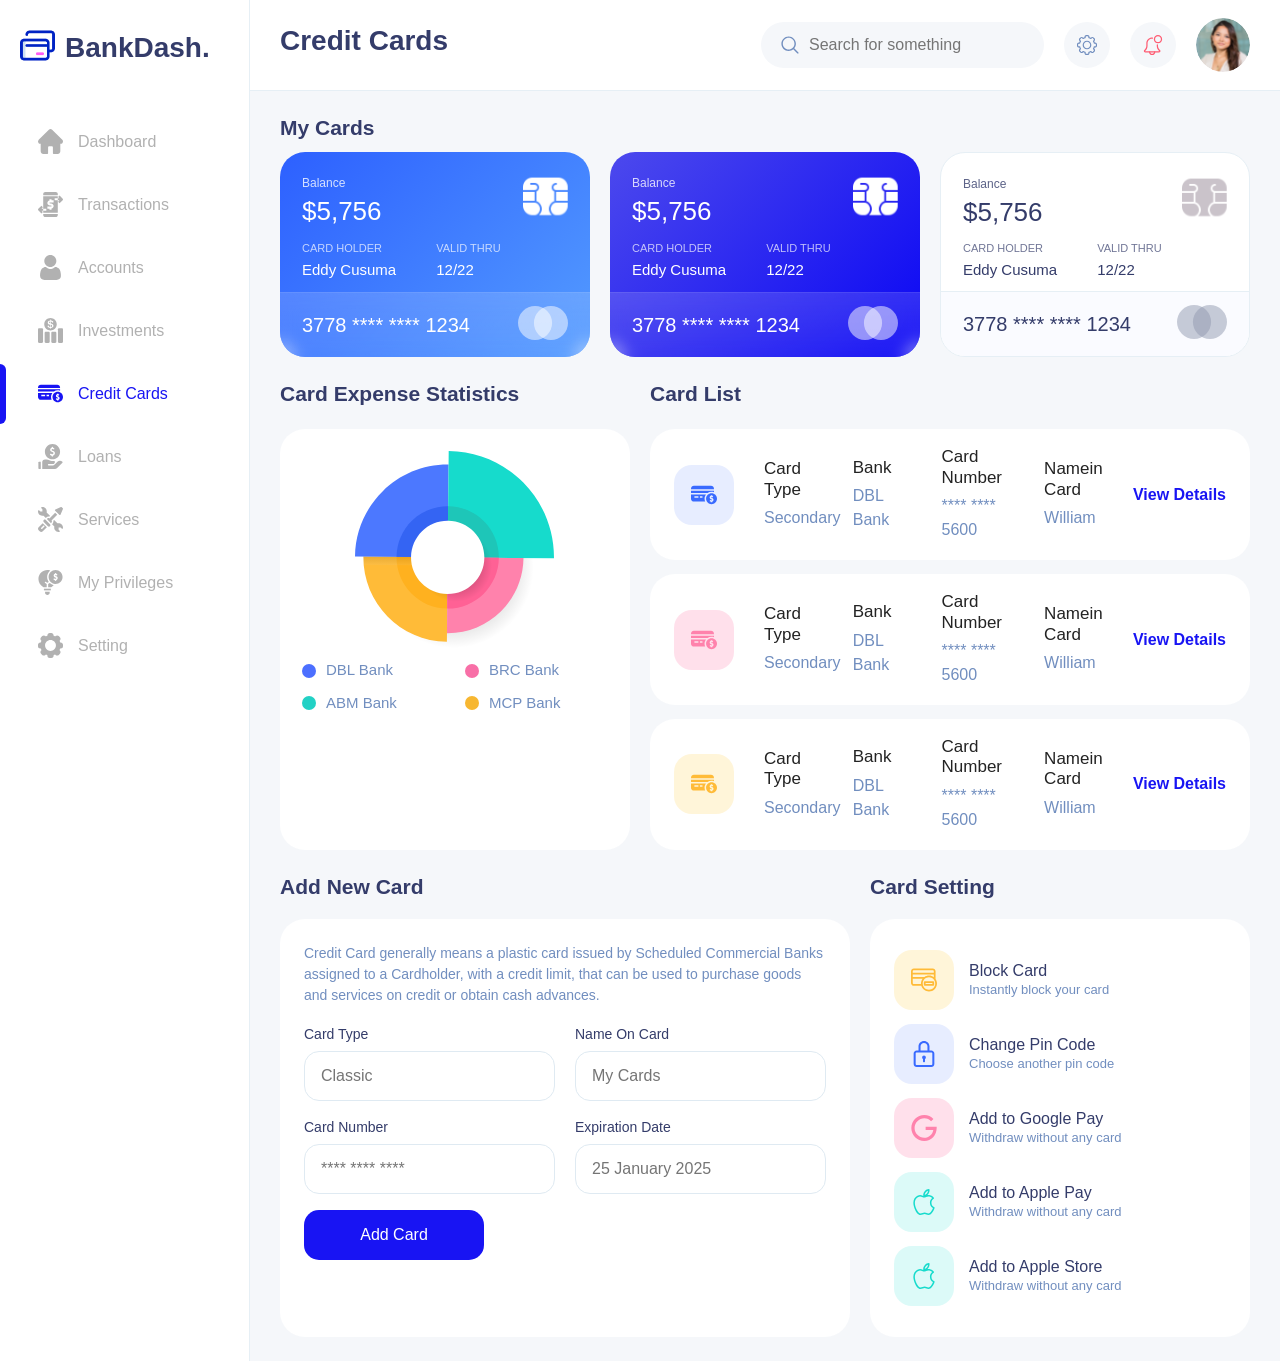
<file: index.html>
<!DOCTYPE html>
<html lang="en">

<head>
    <meta charset="UTF-8">
    <meta name="viewport" content="width=device-width, initial-scale=1.0">

    <title>BankDash</title>

    <!-- Bootstrap -->
    <link href="https://cdn.jsdelivr.net/npm/bootstrap@5.3.7/dist/css/bootstrap.min.css" rel="stylesheet">

    <!-- CSS -->
    <link rel="stylesheet" href="css/base.css">
    <link rel="stylesheet" href="css/layout.css">
    <link rel="stylesheet" href="css/sidebar.css">
    <link rel="stylesheet" href="css/topbar.css">
    <link rel="stylesheet" href="css/shared.css">

    <link rel="stylesheet" href="css/credit-cards.css">
    <link rel="stylesheet" href="css/services.css">
    <link rel="stylesheet" href="css/settings.css">

    <link rel="stylesheet" href="css/responsive-tablet.css">
    <link rel="stylesheet" href="css/responsive-foldable.css">
    <link rel="stylesheet" href="css/responsive-mobile.css">
</head>

<body>

    <div class="main-layout">

        <!-- SIDEBAR -->
        <aside class="sidebar">

            <!-- LOGO -->
            <div class="logo">

                <img src="assets/images/logo.svg" alt="" class="logo-icon">

                <h2>BankDash.</h2>

            </div>

            <!-- MENU -->
            <nav class="menu">

                <button class="menu-item">
                    <img src="assets/icons/dashboard.svg" alt="">
                    Dashboard
                </button>

                <button class="menu-item">
                    <img src="assets/icons/transaction.svg" alt="">
                    Transactions
                </button>

                <button class="menu-item">
                    <img src="assets/icons/account.svg" alt="">
                    Accounts
                </button>

                <button class="menu-item">
                    <img src="assets/icons/investment.svg" alt="">
                    Investments
                </button>

                <button class="menu-item active" onclick="showPage('credit', this)" data-page="credit"
                    data-icon="assets/icons/credit-card.svg" data-active-icon="assets/icons/credit-card-active.svg">
                    <img src="assets/icons/credit-card-active.svg" alt="">
                    Credit Cards
                </button>

                <button class="menu-item">
                    <img src="assets/icons/loan.svg" alt="">
                    Loans
                </button>

                <button class="menu-item" onclick="showPage('services', this)" data-page="services"
                    data-icon="assets/icons/service.svg" data-active-icon="assets/icons/service-active.svg">
                    <img src="assets/icons/service.svg" alt="">
                    Services
                </button>

                <button class="menu-item">
                    <img src="assets/icons/my-privilege.svg" alt="">
                    My Privileges
                </button>

                <button class="menu-item" onclick="showPage('setting', this)" data-page="setting"
                    data-icon="assets/icons/setting.svg" data-active-icon="assets/icons/setting-active.svg">
                    <img src="assets/icons/setting.svg" alt="">
                    Setting
                </button>

            </nav>

        </aside>

        <!-- MAIN CONTENT -->
        <main class="content">

            <!-- TOPBAR -->
            <div class="topbar">

                <button class="hamburger-btn" type="button" onclick="toggleMobileMenu()">
                    ☰
                </button>

                <h1 id="page-title">Credit Cards</h1>

                <div class="topbar-right">

                    <!-- SEARCH -->
                    <div class="search-box">

                        <img src="assets/icons/search.svg" alt="">

                        <input type="text" placeholder="Search for something">

                    </div>

                    <!-- SETTINGS -->
                    <div class="top-icon">

                        <img src="assets/icons/setting-topbar.svg" alt="">

                    </div>

                    <!-- NOTIFICATION -->
                    <div class="top-icon">

                        <img src="assets/icons/notification.svg" alt="">

                    </div>

                    <!-- PROFILE -->
                    <img src="assets/images/profile.svg" alt="" class="profile-img">

                </div>
            </div>

            <nav class="mobile-menu" id="mobileMenu">

                <button class="menu-item">
                    <img src="assets/icons/dashboard.svg" alt="">
                    Dashboard
                </button>

                <button class="menu-item">
                    <img src="assets/icons/transaction.svg" alt="">
                    Transactions
                </button>

                <button class="menu-item">
                    <img src="assets/icons/account.svg" alt="">
                    Accounts
                </button>

                <button class="menu-item">
                    <img src="assets/icons/investment.svg" alt="">
                    Investments
                </button>

                <button class="menu-item active" onclick="showPage('credit', this)" data-page="credit"
                    data-icon="assets/icons/credit-card.svg" data-active-icon="assets/icons/credit-card-active.svg">
                    <img src="assets/icons/credit-card-active.svg" alt="">
                    Credit Cards
                </button>

                <button class="menu-item">
                    <img src="assets/icons/loan.svg" alt="">
                    Loans
                </button>

                <button class="menu-item" onclick="showPage('services', this)" data-page="services"
                    data-icon="assets/icons/service.svg" data-active-icon="assets/icons/service-active.svg">
                    <img src="assets/icons/service.svg" alt="">
                    Services
                </button>

                <button class="menu-item">
                    <img src="assets/icons/my-privilege.svg" alt="">
                    My Privileges
                </button>

                <button class="menu-item" onclick="showPage('setting', this)" data-page="setting"
                    data-icon="assets/icons/setting.svg" data-active-icon="assets/icons/setting-active.svg">
                    <img src="assets/icons/setting.svg" alt="">
                    Setting
                </button>

            </nav>

            <div id="page-container"></div>

        </main>

    </div>

    <!-- Bootstrap JS -->
    <script src="https://cdn.jsdelivr.net/npm/bootstrap@5.3.7/dist/js/bootstrap.bundle.min.js"></script>

    <!-- JS -->
    <script src="script.js"></script>

</body>

</html>
</file>
<file: css/base.css>
* {
  margin: 0;
  padding: 0;
  box-sizing: border-box;
}

body {
  font-family: Arial, sans-serif;
  background: #F5F7FA;
}

.hidden {
  display: none;
}

html,
body {
  width: 100%;
  overflow-x: hidden;
}

.content,
.page-content,
.stats-column,
.bottom-column,
.card-col {
  min-width: 0;
}

button:focus-visible,
input:focus-visible {
  outline: 3px solid rgba(45, 96, 255, 0.25);
  outline-offset: 2px;
}

html{
  scroll-behavior:smooth;
}
</file>
<file: css/layout.css>
.main-layout {
  display: flex;
  min-height: 100vh;
}

.content {
  flex: 1;
}

.page-content {
  padding: 24px 30px;
}

.section-header {
  margin-bottom: 12px;
}

.section-header h3 {
  color: #343C6A;
  font-size: 21px;
  font-weight: 600;
}

.page-fade{
  animation:fadeIn 0.25s ease;
}

@keyframes fadeIn{
  from{
    opacity:0;
    transform:translateY(8px);
  }

  to{
    opacity:1;
    transform:translateY(0);
  }
}
</file>
<file: css/sidebar.css>
.sidebar {
  width: 250px;
  background: white;
  border-right: 1px solid #E6EFF5;
  padding: 30px 20px;
}

.logo {
  display: flex;
  align-items: center;
  gap: 10px;

  margin-bottom: 50px;
}

.logo-icon {
  width: 35px;
  transform: translateY(-2px);
}

.logo h2 {
  margin: 0;

  color: #343C6A;
  font-size: 28px;
  font-weight: 700;
}

.menu{
  display:flex;
  flex-direction:column;
  gap:10px;
}

.menu-item {
  border: none;
  background: none;

  width: 100%;

  display: flex;
  align-items: center;
  gap: 15px;

  text-align: left;

  padding: 14px 18px;

  position:relative;
  border-radius:0;

  cursor: pointer;

  font-size: 16px;
  color: #B1B1B1;

  transition: 0.3s;
}

.menu-item img{
  width:25px;
  height:25px;
  object-fit:contain;
  flex-shrink:0;
}

.menu-item:hover{
  background:transparent;
  color:#2D60FF;
}

.menu-item.active{
  background:transparent;
  color:#1814F3;
  font-weight:500;
}

.menu-item.active::before{
  content:"";

  position:absolute;
  left:-20px;
  top:50%;

  width:6px;
  height:60px;

  background:#1814F3;

  border-radius:0 10px 10px 0;

  transform:translateY(-50%);
}

.hamburger-btn {
  display: none;
}

.mobile-menu {
  display: none;
}

.mobile-menu .menu-item {
  transition: 0.3s;
}

.mobile-menu.show{
  animation:slideDown 0.25s ease;
}

@keyframes slideDown{
  from{
    opacity:0;
    transform:translateY(-8px);
  }

  to{
    opacity:1;
    transform:translateY(0);
  }
}
</file>
<file: css/topbar.css>
.topbar {
  display: flex;
  justify-content: space-between;
  align-items: center;

  background: white;
  padding: 18px 30px;

  border-bottom: 1px solid #E6EFF5;
}

.topbar h1 {
  font-size: 28px;
  color: #343C6A;
  font-weight: 600;
}

.topbar-right {
  display: flex;
  align-items: center;
  gap: 20px;
}

.topbar-right input {
  border: none;
  background: white;

  padding: 14px 20px;
  border-radius: 30px;

  width: 260px;

  outline: none;
}

.search-box {
  background: #F5F7FA;

  border-radius: 30px;

  padding: 0 20px;

  height: 46px;

  display: flex;
  align-items: center;
}

.search-box input {
  border: none;
  outline: none;

  width: 220px;

  background: none;
  padding-left: 5px;
  padding-top: 5px;
  padding-bottom: 5px;
  padding-right: 5px;
}

.search-box img {
  width: 18px;
  height: 18px;

  margin-right: 5px;
}

.top-icon {
  width: 46px;
  height: 46px;

  background: #F5F7FA;

  border-radius: 50%;

  display: flex;
  justify-content: center;
  align-items: center;

  cursor: pointer;

  transition: 0.3s;
}

.top-icon:hover {
  transform: translateY(-2px);

  background: #EAF1FF;
}

.top-icon img {
  width: 20px;
  height: 20px;
}

.profile-img {
  width: 54px;
  height: 54px;

  border-radius: 50%;

  object-fit: cover;

  cursor: pointer;
}
</file>
<file: css/shared.css>
.add-btn {
  width: 180px;

  border: none;

  background: #1814F3;

  color: white;

  padding: 13px;

  border-radius: 15px;

  cursor: pointer;

  transition: 0.3s;
}

.add-btn:hover {
  opacity: 0.9;
}

.save-btn {
  width: 190px;

  border: none;
  border-radius: 15px;

  background: #1814F3;
  color: white;

  padding: 14px;

  font-size: 15px;
  font-weight: 500;

  cursor: pointer;
  transition: 0.3s;
}

.save-btn:hover {
  opacity: 0.9;
}

.view-link {
  color: #1814F3;
  text-decoration: none;
  font-weight: 600;
  white-space: nowrap;
}

.select-wrapper {
  position: relative;
}

.select-wrapper select {
  width: 100%;

  appearance: none;
  -webkit-appearance: none;

  border: 1px solid #DFEAF2;
  border-radius: 15px;

  padding: 13px 44px 13px 18px;

  color: #718EBF;
  font-size: 14px;

  outline: none;
  background: white;

  cursor: pointer;
}

.select-wrapper::after {
  content: "";

  position: absolute;
  right: 18px;
  top: 50%;

  width: 10px;
  height: 10px;

  border-right: 2px solid #718EBF;
  border-bottom: 2px solid #718EBF;

  transform: translateY(-65%) rotate(45deg);

  pointer-events: none;
}

.switch {
  position: relative;
  display: inline-block;
  width: 48px;
  height: 26px;
  flex-shrink: 0;
}

.switch input {
  opacity: 0;
  width: 0;
  height: 0;
}

.slider {
  position: absolute;
  cursor: pointer;
  inset: 0;

  background: #DFEAF2;
  border-radius: 50px;

  transition: 0.3s;
}

.slider::before {
  content: "";

  position: absolute;
  width: 20px;
  height: 20px;

  left: 3px;
  top: 3px;

  background: white;
  border-radius: 50%;

  transition: 0.3s;
}

.switch input:checked+.slider {
  background: #16DBCC;
}

.switch input:checked+.slider::before {
  transform: translateX(22px);
}

.view-link,
.add-btn,
.menu-item,
.top-icon,
.profile-img,
.hamburger-btn {
  cursor: pointer;
}

.add-btn,
.save-btn,
.service-detail-btn,
.view-link,
.menu-item{
  transition:0.3s ease;
}

.add-btn:hover,
.save-btn:hover{
  opacity:0.9;
  transform:translateY(-2px);
}

.service-detail-btn:hover{
  color:#1814F3;
  border-color:#1814F3;
}

.view-link:hover{
  opacity:0.75;
}
</file>
<file: css/credit-cards.css>
/* My Cards */

.cards-row {
  display: grid;
  grid-template-columns: repeat(3, 1fr);
  gap: 20px;

  margin-bottom: 24px;
}

.bank-card {
  border-radius: 25px;
  padding: 22px;

  min-height: 205px;

  display: flex;
  flex-direction: column;
  justify-content: space-between;

  transition: 0.3s;

  cursor: pointer;

  overflow: hidden;
}

.bank-card:hover {
  transform: translateY(-5px);
}

.blue-card {
  background: linear-gradient(135deg,
      #2D60FF,
      #539BFF);

  color: white;
}

.purple-card {
  background: linear-gradient(135deg,
      #4C49ED,
      #0A06F4);

  color: white;
}

.white-card {
  background: white;
  border: 1px solid #E6EFF5;
  color: #343C6A;
}

.card-top {
  display: flex;
  justify-content: space-between;
  align-items: flex-start;
}

.card-top p {
  font-size: 12px;
  opacity: 0.8;
  margin: 0;
}

.card-top h2 {
  font-size: 26px;
  margin: 0;
}

.card-top div {
  display: flex;
  flex-direction: column;
  gap: 4px;
}

.card-middle {
  display: flex;
  gap: 40px;
}

.card-middle p {
  font-size: 11px;
  opacity: 0.7;
  margin: 0;
}

.card-middle h4 {
  font-size: 15px;
  margin: 0;
}

.card-middle div {
  display: flex;
  flex-direction: column;
  gap: 4px;
}

.card-bottom {
  display: flex;
  justify-content: space-between;
  align-items: center;
}

.card-bottom h3 {
  margin: 0;
  font-size: 20px;
}

.chip-icon {
  width: 45px;
}

.eclipse-icon {
  width: 50px;

  display: block;

  transform: translateY(-2px);
}

.card-footer {
  margin: 0 -22px -22px -22px;

  padding: 15px 22px;

  border-top: 1px solid rgba(255, 255, 255, 0.15);

  border-bottom-left-radius: 25px;
  border-bottom-right-radius: 25px;

  backdrop-filter: blur(8px);
}

.blue-card .card-footer {
  background: linear-gradient(rgba(255, 255, 255, 0.15),
      rgba(255, 255, 255, 0.08));
}

.purple-card .card-footer {
  background: linear-gradient(rgba(255, 255, 255, 0.14),
      rgba(255, 255, 255, 0.07));
}

.white-card .card-footer {
  background: #FAFBFF;

  border-top: 1px solid #E6EFF5;
}

/* Statistics + Card List */

.stats-layout {
  display: grid;
  grid-template-columns: 350px 1fr;
  gap: 20px;
  margin-bottom: 24px;
  align-items: stretch;
}

.stats-column {
  display: flex;
  flex-direction: column;
}

.stats-column .section-header {
  margin-bottom: 15px;
}

.stats-card {
  background: white;
  border-radius: 25px;
  padding: 22px;

  flex: 1;

  display: flex;
  flex-direction: column;
}

.chart-placeholder {
  padding: 0;
  margin: 0 0 10px;
  margin-bottom: 6px;
  display: flex;
  justify-content: center;
  align-items: center;
}

.expense-chart-img {
  width: 200px;
  max-width: 100%;
  display: block;
  margin: 0 auto;
}

.chart-legend {
  margin-top: 4px;
  display: grid;
  grid-template-columns: repeat(2, 1fr);
  gap: 10px 20px;
}

.legend-item {
  display: flex;
  align-items: center;
  gap: 10px;
  color: #718EBF;
  font-size: 15px;
}

.dot {
  width: 14px;
  height: 14px;
  border-radius: 50%;
  flex-shrink: 0;
}

.dot.blue {
  background: #4C6FFF;
}

.dot.pink {
  background: #F86FA7;
}

.dot.teal {
  background: #22D1C5;
}

.dot.yellow {
  background: #F7B731;
}

.card-list-box {
  flex: 1;
  display: flex;
  flex-direction: column;
  gap: 14px;
}

.card-list-item {
  background: white;
  border-radius: 25px;
  padding: 18px 24px;

  display: grid;
  grid-template-columns: 70px 1fr 1fr 1.2fr 1fr auto;
  align-items: center;
  gap: 20px;

  transition: 0.3s;
}

.card-list-item:hover {
  transform: translateY(-3px);
  box-shadow: 0 10px 30px rgba(0, 0, 0, 0.04);
}

.card-icon {
  width: 60px;
  height: 60px;
  border-radius: 18px;

  display: flex;
  align-items: center;
  justify-content: center;

  flex-shrink: 0;
}

.card-icon img {
  width: 26px;
  height: 26px;
  object-fit: contain;
}

.card-icon.blue {
  background: #E7EDFF;
}

.card-icon.pink {
  background: #FFE0EB;
}

.card-icon.yellow {
  background: #FFF5D9;
}

.card-col h4 {
  font-size: 17px;
  margin-bottom: 6px;
  color: #232323;
}

.card-col p {
  margin: 0;
  font-size: 16px;
  color: #718EBF;
}

/* Add Card + Card Setting */

.bottom-layout {
  display: grid;
  grid-template-columns: 1fr 380px;
  gap: 20px;

  align-items: stretch;
}

.bottom-column {
  display: flex;
  flex-direction: column;
}

.add-card-box,
.setting-box {
  background: white;
  border-radius: 25px;
  padding: 24px;

  flex: 1;
}

.add-desc {
  color: #718EBF;
  margin-bottom: 18px;
  line-height: 1.5;
  font-size: 14px;
}

.card-form {
  display: grid;
  grid-template-columns: 1fr 1fr;
  gap: 16px 20px;
}

.form-group {
  display: flex;
  flex-direction: column;
}

.form-group label {
  margin-bottom: 6px;

  color: #343C6A;
  font-size: 14px;
}

.form-group input {
  border: 1px solid #DFEAF2;

  border-radius: 15px;

  padding: 12px 16px;

  outline: none;
}

.setting-item {
  display: flex;
  align-items: center;
  gap: 15px;

  padding: 7px 0;
}

.setting-icon {
  width: 60px;
  height: 60px;
  border-radius: 18px;

  display: flex;
  align-items: center;
  justify-content: center;

  flex-shrink: 0;
}

.setting-icon img {
  width: 26px;
  height: 26px;
  object-fit: contain;
}

.setting-icon.yellow {
  background: #FFF5D9;
}

.setting-icon.blue {
  background: #E7EDFF;
}

.setting-icon.pink {
  background: #FFE0EB;
}

.setting-icon.green {
  background: #DCFAF8;
}

.setting-item h4 {
  margin: 0;
  color: #343C6A;
  font-size: 16px;
}

.setting-item p {
  margin: 0;
  color: #718EBF;
  font-size: 13px;
}

.bank-card:hover,
.card-list-item:hover,
.service-card:hover,
.bank-service-item:hover{
  transform:translateY(-3px);
  box-shadow:0 10px 30px rgba(0,0,0,0.04);
}
</file>
<file: css/services.css>
/* Top service cards */

.service-cards-row {
  display: grid;
  grid-template-columns: repeat(3, 1fr);
  gap: 30px;
  margin-bottom: 24px;
}

.service-card {
  background: white;
  border-radius: 25px;
  padding: 24px 36px;

  display: flex;
  align-items: center;
  gap: 22px;

  transition: 0.3s;
}

.service-card:hover {
  transform: translateY(-3px);
  box-shadow: 0 10px 30px rgba(0, 0, 0, 0.04);
}

.service-icon {
  width: 60px;
  height: 60px;
  border-radius: 20px;

  display: flex;
  align-items: center;
  justify-content: center;

  flex-shrink: 0;
}

.service-icon img {
  width: 28px;
  height: 28px;
  object-fit: contain;
}

.service-icon.blue {
  background: #E7EDFF;
}

.service-icon.yellow {
  background: #FFF5D9;
}

.service-icon.green {
  background: #DCFAF8;
}

.service-icon.pink {
  background: #FFE0EB;
}

.service-card h4,
.service-main h4,
.service-col h4 {
  margin: 0 0 6px;
  color: #232323;
  font-size: 16px;
}

.service-card h4 {
  font-weight: 600;
}

.service-main h4,
.service-col h4 {
  font-weight: 500;
}

.service-card p,
.service-main p,
.service-col p {
  margin: 0;
  color: #718EBF;
  font-size: 14px;
  font-weight: 400;
}

/* Bank Services List */

.bank-services-list {
  display: flex;
  flex-direction: column;
  gap: 18px;
}

.bank-service-item {
  background: white;
  border-radius: 20px;
  padding: 18px 28px;

  display: grid;
  grid-template-columns: 60px 1.3fr 1fr 1fr 1fr auto;
  align-items: center;
  gap: 20px;

  transition: 0.3s;
}

.bank-service-item:hover {
  transform: translateY(-3px);
  box-shadow: 0 10px 30px rgba(0, 0, 0, 0.04);
}

.service-main,
.service-col {
  min-width: 0;
}

.service-detail-btn {
  min-width: 130px;
  padding: 8px 22px;

  border: 1px solid #718EBF;
  border-radius: 50px;

  color: #718EBF;
  text-decoration: none;
  text-align: center;
  font-size: 14px;
  font-weight: 500;

  transition: 0.3s;
}

.service-detail-btn:hover,
.service-detail-btn.active {
  color: #1814F3;
  border-color: #1814F3;
}
</file>
<file: css/settings.css>
.setting-panel {
  background: white;
  border-radius: 25px;
  padding: 30px;
}

.setting-tabs {
  display: flex;
  gap: 60px;

  border-bottom: 1px solid #F4F5F7;
  margin-bottom: 40px;
}

.setting-tab {
  position: relative;

  border: none;
  background: none;

  padding: 0 12px 12px;

  color: #718EBF;
  font-size: 15px;
  font-weight: 500;

  cursor: pointer;
}

.setting-tab.active {
  color: #1814F3;
}

.setting-tab.active::after {
  content: "";

  position: absolute;
  left: 0;
  bottom: -1px;

  width: 100%;
  height: 3px;

  background: #1814F3;
  border-radius: 10px 10px 0 0;
}

.setting-empty-text {
  color: #718EBF;
}

/* Edit Profile Tab */

.profile-form-layout {
  display: grid;
  grid-template-columns: 140px 1fr;
  gap: 40px;
}

.profile-photo-box {
  display: flex;
  justify-content: center;
  align-items: flex-start;
}

.profile-photo-wrapper {
  position: relative;
  width: 132px;
  height: 132px;
}

.profile-photo {
  width: 132px;
  height: 132px;

  border-radius: 50%;
  object-fit: cover;
}

.edit-photo-btn {
  position: absolute;
  right: 0;
  bottom: 8px;

  width: 30px;
  height: 30px;

  border: none;
  border-radius: 50%;

  background: #1814F3;

  display: flex;
  align-items: center;
  justify-content: center;

  cursor: pointer;
}

.edit-photo-btn img {
  width: 14px;
  height: 14px;
}

.setting-form {
  display: grid;
  grid-template-columns: 1fr 1fr;
  gap: 22px 30px;
}

.setting-form-group {
  display: flex;
  flex-direction: column;
}

.setting-form-group label {
  margin-bottom: 9px;

  color: #232323;
  font-size: 14px;
  font-weight: 400;
}

.setting-form-group input {
  width: 100%;

  border: 1px solid #DFEAF2;
  border-radius: 15px;

  padding: 13px 18px;

  color: #718EBF;
  font-size: 14px;

  outline: none;
}

.setting-form-group input:focus {
  border-color: #1814F3;
}

.setting-form-actions {
  grid-column: 1 / -1;

  display: flex;
  justify-content: flex-end;
}

/* Preferences Tab */

.preferences-form {
  display: flex;
  flex-direction: column;
}

.preferences-grid {
  display: grid;
  grid-template-columns: 1fr 1fr;
  gap: 30px;
  margin-bottom: 24px;
}

.notification-section h4 {
  margin-bottom: 16px;
  color: #343C6A;
  font-size: 17px;
  font-weight: 500;
}

.notification-item {
  display: flex;
  align-items: center;
  gap: 16px;
  margin-bottom: 14px;
}

.notification-item p {
  margin: 0;
  color: #232323;
  font-size: 14px;
}

/* Security Tab */

.security-form {
  min-height: 300px;

  display: grid;
  grid-template-columns: 1fr auto;
  grid-template-rows: auto auto 1fr;
  column-gap: 40px;
}

.two-factor-section {
  grid-column: 1 / -1;
  margin-bottom: 22px;
}

.two-factor-section h4,
.change-password-section h4 {
  color: #343C6A;
  font-size: 17px;
  font-weight: 500;
  margin-bottom: 14px;
}

.change-password-section {
  width: 460px;
}

.security-input-group {
  display: flex;
  flex-direction: column;
  margin-bottom: 18px;
}

.security-input-group label {
  margin-bottom: 8px;
  color: #232323;
  font-size: 16px;
  font-weight: 400;
}

.security-input-group input {
  width: 100%;

  border: 1px solid #DFEAF2;
  border-radius: 15px;

  padding: 13px 18px;

  color: #718EBF;
  font-size: 14px;

  outline: none;
}

.security-input-group input:focus {
  border-color: #1814F3;
}

.security-actions {
  grid-column: 2;
  grid-row: 3;

  display: flex;
  align-items: end;
  justify-content: flex-end;
}
</file>
<file: css/responsive-tablet.css>
@media(max-width:1024px) {

  .sidebar {
    width: 190px;
    padding: 20px 12px;
  }

  .logo {
    margin-bottom: 34px;
  }

  .logo h2 {
    font-size: 21px;
  }

  .logo-icon {
    width: 30px;
  }

  .menu {
    gap: 4px;
  }

  .menu-item {
    font-size: 13px;
    padding: 10px 12px;
    gap: 10px;
  }

  .menu-item img {
    width: 18px;
    height: 18px;
  }

  .topbar {
    padding: 16px 20px;
  }

  .topbar h1 {
    font-size: 25px;
  }

  .topbar-right {
    gap: 10px;
  }

  .search-box {
    width: 190px;
    height: 42px;
    padding: 0 14px;
  }

  .search-box input {
    width: 130px;
    font-size: 13px;
  }

  .top-icon {
    width: 42px;
    height: 42px;
  }

  .profile-img {
    width: 48px;
    height: 48px;
  }

  .page-content {
    padding: 18px;
  }

  .section-header h3 {
    font-size: 19px;
  }

  .cards-row {
    grid-template-columns: repeat(3, minmax(0, 1fr));
    gap: 14px;
    margin-bottom: 22px;
  }

  .bank-card {
    min-width: 0;
    min-height: 180px;
    padding: 16px;
    border-radius: 20px;
  }

  .card-top h2 {
    font-size: 21px;
  }

  .card-top p {
    font-size: 11px;
  }

  .card-middle {
    gap: 18px;
  }

  .card-middle h4 {
    font-size: 13px;
  }

  .card-middle p {
    font-size: 10px;
  }

  .card-footer {
    margin: 0 -16px -16px -16px;
    padding: 13px 16px;
  }

  .card-bottom h3 {
    font-size: 14px;
  }

  .chip-icon {
    width: 34px;
  }

  .eclipse-icon {
    width: 38px;
  }

  .stats-layout {
    grid-template-columns: 280px minmax(0, 1fr);
    gap: 14px;
    margin-bottom: 22px;
  }

  .stats-card {
    padding: 18px;
  }

  .expense-chart-img {
    width: 165px;
  }

  .chart-legend {
    grid-template-columns: repeat(2, 1fr);
    gap: 9px 14px;
  }

  .legend-item {
    font-size: 13px;
  }

  .dot {
    width: 11px;
    height: 11px;
  }

  .card-list-box {
    gap: 12px;
  }

  .card-list-item {
    grid-template-columns: 48px repeat(4, minmax(0, 1fr)) auto;
    gap: 9px;
    padding: 14px 16px;
    border-radius: 20px;
  }

  .card-icon {
    width: 46px;
    height: 46px;
    border-radius: 14px;
  }

  .card-icon img {
    width: 22px;
    height: 22px;
  }

  .card-col h4 {
    font-size: 13px;
    margin-bottom: 4px;
  }

  .card-col p {
    font-size: 12px;
  }

  .card-col h4,
  .card-col p {
    white-space: nowrap;
    overflow: hidden;
    text-overflow: ellipsis;
  }

  .view-link {
    font-size: 12px;
  }

  .bottom-layout {
    grid-template-columns: minmax(0, 1fr) 300px;
    gap: 14px;
  }

  .add-card-box,
  .setting-box {
    padding: 20px;
  }

  .add-desc {
    font-size: 13px;
    margin-bottom: 16px;
  }

  .card-form {
    grid-template-columns: 1fr 1fr;
    gap: 12px 14px;
  }

  .form-group label {
    font-size: 13px;
  }

  .form-group input {
    padding: 11px 14px;
    font-size: 13px;
  }

  .add-btn {
    padding: 12px;
    width: 150px;
  }

  .setting-item {
    padding: 6px 0;
  }

  .setting-icon {
    width: 48px;
    height: 48px;
    border-radius: 14px;
  }

  .setting-icon img {
    width: 22px;
    height: 22px;
  }

  .setting-item h4 {
    font-size: 14px;
  }

  .setting-item p {
    font-size: 12px;
  }

  .service-cards-row {
    grid-template-columns: repeat(3, minmax(0, 1fr));
    gap: 18px;
  }

  .service-card {
    padding: 20px;
    gap: 14px;
  }

  .service-icon {
    width: 52px;
    height: 52px;
    border-radius: 16px;
  }

  .service-icon img {
    width: 24px;
    height: 24px;
  }

  .service-card h4,
  .service-main h4,
  .service-col h4 {
    font-size: 13px;
  }

  .service-card p,
  .service-main p,
  .service-col p {
    font-size: 12px;
  }

  .bank-service-item {
    grid-template-columns: 52px 1.2fr repeat(3, minmax(0, 1fr)) auto;
    gap: 12px;
    padding: 14px 18px;
  }

  .service-detail-btn {
    min-width: 100px;
    padding: 7px 14px;
    font-size: 12px;
  }

  .setting-panel {
    padding: 24px;
  }

  .setting-tabs {
    gap: 45px;
    margin-bottom: 30px;
  }

  .profile-form-layout {
    grid-template-columns: 120px 1fr;
    gap: 28px;
  }

  .profile-photo-wrapper,
  .profile-photo {
    width: 113px;
    height: 110px;
  }

  .setting-form {
    gap: 18px 22px;
  }

  .setting-form-group input {
    padding: 12px 16px;
    font-size: 13px;
  }

  .save-btn {
    width: 160px;
  }

  .preferences-grid {
    gap: 22px;
  }

  .notification-item p {
    font-size: 13px;
  }

  .security-form {
    min-height: 260px;
  }

  .change-password-section {
    width: 420px;
  }

  .security-input-group input {
    padding: 12px 16px;
    font-size: 13px;
  }
}
</file>
<file: css/responsive-foldable.css>
@media(max-width:600px){

  .main-layout{
    display:block;
    width:100%;
  }

  .sidebar{
    display:none;
  }

  .content{
    width:100%;
    min-width:0;
  }

  .topbar{
    width:100%;
    padding:18px 20px 12px;

    display:grid;
    grid-template-columns:32px 1fr 44px;
    align-items:center;
    gap:10px;

    background:white;
    border-bottom:none;
  }

  .hamburger-btn{
    display:flex;
    align-items:center;
    justify-content:center;

    width:32px;
    height:32px;

    border:none;
    background:none;

    font-size:18px;
    color:#343C6A;

    cursor:pointer;
  }

  .topbar h1{
    font-size:20px;
    text-align:center;
    margin:0;
  }

  .topbar-right{
    display:contents;
  }

  .profile-img{
    grid-column:3;
    width:38px;
    height:38px;
  }

  .top-icon{
    display:none;
  }

  .search-box{
    grid-column:1 / -1;
    grid-row:2;

    width:100%;
    height:42px;
    margin-top:12px;
    padding:0 14px;
  }

  .search-box input{
    width:100%;
    font-size:13px;
  }

  .page-content{
    padding:16px 20px 24px;
  }

  .section-header h3{
    font-size:18px;
  }

  .cards-row{
    display:flex;
    grid-template-columns:none;

    gap:14px;
    overflow-x:auto;

    margin-bottom:24px;
    padding-bottom:4px;

    scroll-snap-type:x mandatory;
  }

  .cards-row::-webkit-scrollbar{
    display:none;
  }

  .bank-card{
    flex:0 0 285px;

    min-height:180px;
    padding:18px;
    border-radius:18px;

    scroll-snap-align:start;
  }

  .stats-layout,
  .bottom-layout{
    grid-template-columns:1fr;
    gap:22px;
  }

  .card-list-item{
    grid-template-columns:42px 1fr 1fr auto;
    gap:10px;

    padding:14px;
    border-radius:16px;
  }

  .card-list-item .card-col:nth-of-type(3),
  .card-list-item .card-col:nth-of-type(4){
    display:none;
  }

  .card-icon{
    width:38px;
    height:38px;
    border-radius:10px;
  }

  .card-icon img{
    width:18px;
    height:18px;
  }

  .card-col h4{
    font-size:11px;
    white-space:nowrap;
  }

  .card-col p{
    font-size:11px;
    white-space:nowrap;
  }

  .view-link{
    font-size:11px;
  }

  .service-cards-row{
    display:flex;
    gap:14px;

    overflow-x:auto;
    padding-bottom:4px;
    margin-bottom:20px;

    scroll-snap-type:x mandatory;
  }

  .service-cards-row::-webkit-scrollbar{
    display:none;
  }

  .service-card{
    flex:0 0 200px;

    padding:18px;
    border-radius:18px;

    display:flex;
    flex-direction:row;
    align-items:center;
    gap:14px;

    scroll-snap-align:start;
  }

  .bank-service-item{
    grid-template-columns:56px 1fr auto;
    gap:14px;

    padding:14px;
    border-radius:16px;
  }

  .bank-service-item .service-col{
    display:none;
  }

  .setting-panel{
    padding:18px;
    border-radius:18px;
  }

  .profile-form-layout{
    grid-template-columns:1fr;
    gap:20px;
  }

  .profile-photo-box{
    justify-content:center;
  }

  .setting-form,
  .preferences-grid{
    grid-template-columns:1fr;
  }

  .add-btn,
  .save-btn{
    width:100%;
    height:40px;
    padding:0;
    border-radius:9px;
  }

  .mobile-menu{
    display:none;

    background:white;
    border-bottom:1px solid #E6EFF5;

    padding:0 20px 16px;
  }

  .mobile-menu.show{
    display:flex;
    flex-direction:column;
    gap:8px;
  }

  .mobile-menu .menu-item{
    width:100%;
    justify-content:flex-start;
  }

  .security-form{
    min-height:auto;
    display:flex;
    flex-direction:column;
  }

  .two-factor-section{
    margin-bottom:22px;
  }

  .change-password-section{
    width:100%;
  }

  .security-input-group{
    margin-bottom:16px;
  }

  .security-input-group input{
    width:100%;
    padding:12px 14px;
    border-radius:12px;
    font-size:12px;
  }

  .security-input-group label{
    font-size:14px;
    font-weight:500;
  }

  .security-actions{
    display:flex;
    width:100%;
    justify-content:stretch;
    margin-top:8px;
  }

  .security-actions .save-btn{
    width:100%;
    height:40px;
    padding:0;
    border-radius:9px;

    display:flex;
    align-items:center;
    justify-content:center;
  }
}
</file>
<file: css/responsive-mobile.css>
@media(max-width:480px) {

  html,
  body {
    width: 100%;
    overflow-x: hidden;
  }

  .main-layout {
    display: block;
    width: 100%;
  }

  .sidebar {
    display: none;
  }

  .content {
    width: 100%;
    min-width: 0;
  }

  /* TOPBAR MOBILE */
  .topbar {
    width: 100%;
    padding: 18px 20px 12px;

    display: grid;
    grid-template-columns: 32px 1fr 44px;
    align-items: center;
    gap: 10px;

    background: white;
    border-bottom: none;
  }

  .topbar h1 {
    font-size: 18px;
    text-align: center;
    margin: 0;
  }

  .topbar-right {
    display: contents;
  }

  .profile-img {
    grid-column: 3;
    width: 36px;
    height: 36px;
  }

  .top-icon {
    display: none;
  }

  .search-box {
    grid-column: 1 / -1;
    grid-row: 2;

    width: 100%;
    height: 40px;
    margin-top: 12px;
    padding: 0 14px;
  }

  .search-box input {
    width: 100%;
    font-size: 12px;
  }

  .page-content {
    padding: 16px 20px 24px;
  }

  .section-header {
    margin-bottom: 10px;
  }

  .section-header h3 {
    font-size: 16px;
  }

  /* MY CARDS MOBILE CAROUSEL */
  .cards-row {
    display: flex;
    grid-template-columns: none;

    gap: 14px;
    overflow-x: auto;

    margin-bottom: 22px;
    padding-bottom: 4px;

    scroll-snap-type: x mandatory;
  }

  .cards-row::-webkit-scrollbar {
    display: none;
  }

  .bank-card {
    flex: 0 0 265px;

    min-height: 170px;
    padding: 18px;
    border-radius: 18px;

    scroll-snap-align: start;
  }

  .card-top h2 {
    font-size: 20px;
  }

  .card-top p {
    font-size: 10px;
  }

  .card-middle {
    gap: 22px;
  }

  .card-middle h4 {
    font-size: 12px;
  }

  .card-middle p {
    font-size: 9px;
  }

  .card-footer {
    margin: 0 -18px -18px -18px;
    padding: 12px 18px;
  }

  .card-bottom h3 {
    font-size: 13px;
  }

  .chip-icon {
    width: 34px;
  }

  .eclipse-icon {
    width: 38px;
  }

  /* STATISTICS */
  .stats-layout {
    grid-template-columns: 1fr;
    gap: 18px;
    margin-bottom: 22px;
  }

  .stats-column {
    min-width: 0;
  }

  .stats-card {
    padding: 20px;
    border-radius: 18px;
  }

  .expense-chart-img {
    width: 210px;
  }

  .chart-placeholder {
    margin-bottom: 8px;
  }

  .chart-legend {
    grid-template-columns: repeat(2, 1fr);
    gap: 10px 12px;
    margin-top: 4px;
  }

  .legend-item {
    font-size: 12px;
  }

  .dot {
    width: 10px;
    height: 10px;
  }

  /* CARD LIST MOBILE */
  .card-list-box {
    gap: 12px;
  }

  .card-list-item {
    grid-template-columns: 42px 1fr 1fr auto;
    gap: 8px;

    padding: 12px;
    border-radius: 14px;
  }

  .card-icon {
    width: 36px;
    height: 36px;
    border-radius: 10px;
  }

  .card-icon img {
    width: 18px;
    height: 18px;
  }

  .card-col h4 {
    font-size: 10px;
    margin-bottom: 3px;
    white-space: nowrap;
  }

  .card-col p {
    font-size: 10px;
    white-space: nowrap;
  }

  .card-list-item .card-col:nth-of-type(3),
  .card-list-item .card-col:nth-of-type(4) {
    display: none;
  }

  .view-link {
    font-size: 10px;
    white-space: nowrap;
  }

  /* BOTTOM SECTION */
  .bottom-layout {
    grid-template-columns: 1fr;
    gap: 18px;
  }

  .bottom-column {
    min-width: 0;
  }

  .add-card-box,
  .setting-box {
    padding: 18px;
    border-radius: 18px;
  }

  .add-desc {
    font-size: 12px;
    line-height: 1.6;
    margin-bottom: 16px;
  }

  .card-form {
    grid-template-columns: 1fr;
    gap: 14px;
  }

  .form-group label {
    font-size: 12px;
    margin-bottom: 6px;
  }

  .form-group input {
    width: 100%;
    padding: 12px 14px;
    font-size: 12px;
    border-radius: 12px;
  }

  .add-btn {
    width: 100%;
    padding: 13px;
    border-radius: 12px;
    font-size: 13px;
  }

  /* CARD SETTING MOBILE */
  .setting-item {
    gap: 12px;
    padding: 8px 0;
  }

  .setting-icon {
    width: 44px;
    height: 44px;
    border-radius: 12px;
  }

  .setting-icon img {
    width: 20px;
    height: 20px;
  }

  .setting-item h4 {
    font-size: 13px;
  }

  .setting-item p {
    font-size: 11px;
  }

  .hamburger-btn {
    display: flex;
    align-items: center;
    justify-content: center;

    width: 32px;
    height: 32px;

    border: none;
    background: none;

    font-size: 18px;
    color: #343C6A;

    cursor: pointer;
  }

  .mobile-menu {
    display: none;

    background: white;
    border-bottom: 1px solid #E6EFF5;

    padding: 0 20px 16px;
  }

  .mobile-menu.show {
    display: flex;
    flex-direction: column;
    gap: 8px;
  }

  .mobile-menu .menu-item {
    width: 100%;
    justify-content: flex-start;
  }

  .service-cards-row {
    display: flex;
    gap: 14px;

    overflow-x: auto;
    padding-bottom: 4px;
    margin-bottom: 20px;

    scroll-snap-type: x mandatory;
  }

  .service-cards-row::-webkit-scrollbar {
    display: none;
  }

  .service-card {
    flex: 0 0 185px;

    padding: 18px;
    border-radius: 18px;

    display: flex;
    flex-direction: row;
    align-items: center;
    justify-content: flex-start;

    gap: 14px;

    text-align: left;

    scroll-snap-align: start;
  }

  .bank-services-list {
    gap: 12px;
  }

  .bank-service-item {
    grid-template-columns: 56px 1fr auto;
    gap: 12px;
    padding: 14px;
    border-radius: 16px;
  }

  .bank-service-item .service-col {
    display: none;
  }

  .service-card .service-icon {
    width: 52px;
    height: 52px;
    border-radius: 16px;
  }

  .service-card .service-icon img {
    width: 24px;
    height: 24px;
  }

  .service-main h4 {
    font-size: 13px;
    font-weight: 500;
  }

  .service-main p {
    font-size: 11px;
    font-weight: 400;
  }

  .service-card h4 {
    font-size: 14px;
    font-weight: 600;
    margin-bottom: 3px;
    white-space: nowrap;
  }

  .service-card p {
    font-size: 12px;
    white-space: nowrap;
  }

  .service-detail-btn {
    min-width: auto;
    padding: 6px 12px;
    font-size: 11px;
  }

  /* SETTING PAGE MOBILE */
  .setting-page {
    padding: 16px 20px 24px;
  }

  .setting-panel {
    padding: 18px;
    border-radius: 18px;
  }

  .setting-tabs {
    display: flex;
    justify-content: space-between;
    gap: 0;

    margin-bottom: 22px;
    border-bottom: 1px solid #F4F5F7;
  }

  .setting-tab {
    font-size: 13px;
    padding: 0 4px 9px;
    white-space: nowrap;
    font-weight: 500;
  }

  .setting-tab.active::after {
    height: 2px;
  }

  .profile-form-layout {
    display: grid;
    grid-template-columns: 1fr;
    gap: 20px;
  }

  .profile-photo-box {
    justify-content: center;
  }

  .profile-photo-wrapper {
    width: 174.64px;
    height: 170px;
  }

  .profile-photo {
    width: 174.64px;
    height: 170px;
  }

  .edit-photo-btn {
    width: 30px;
    height: 30px;
    right: 2px;
    bottom: 6px;
  }

  .edit-photo-btn img {
    width: 14px;
    height: 14px;
  }

  .setting-form {
    grid-template-columns: 1fr;
    gap: 14px;
  }

  .setting-form-group label {
    font-size: 13px;
    margin-bottom: 6px;
    font-weight: 400;
  }

  .setting-form-group input {
    padding: 12px 14px;
    border-radius: 12px;
    font-size: 13px;
  }

  .setting-form-actions {
    justify-content: stretch;
  }

  .add-btn,
  .save-btn {
    width: 100%;
    height: 40px;

    padding: 0;
    border-radius: 9px;

    display: flex;
    align-items: center;
    justify-content: center;

    font-size: 15px;
    font-weight: 500;
  }

  .preferences-form {
    min-height: auto;
  }

  .preferences-grid {
    grid-template-columns: 1fr;
    gap: 16px;
    margin-bottom: 22px;
  }

  .notification-section h4 {
    font-size: 14px;
    margin-bottom: 14px;
    font-weight: 500;
  }

  .notification-item {
    align-items: flex-start;
    gap: 12px;
  }

  .notification-item p {
    font-size: 13px;
    line-height: 1.4;
    font-weight: 400;
  }

  .switch {
    width: 44px;
    height: 24px;
  }

  .slider::before {
    width: 18px;
    height: 18px;
  }

  .switch input:checked+.slider::before {
    transform: translateX(20px);
  }

  .select-wrapper select {
    padding: 12px 40px 12px 14px;
    border-radius: 12px;
    font-size: 12px;
  }

  .select-wrapper::after {
    right: 16px;
    width: 8px;
    height: 8px;
  }

  .security-form {
    min-height: auto;
    display: flex;
    flex-direction: column;
  }

  .two-factor-section {
    margin-bottom: 22px;
  }

  .two-factor-section h4,
  .change-password-section h4 {
    font-size: 14px;
    font-weight: 500;
  }

  .change-password-section {
    width: 100%;
  }

  .security-input-group {
    margin-bottom: 16px;
  }

  .security-input-group label {
    font-size: 13px;
    margin-bottom: 6px;
    font-weight: 400;
  }

  .security-input-group input {
    width: 100%;
    padding: 12px 14px;
    border-radius: 12px;
    font-size: 12px;
  }

  .security-actions {
    display: flex;
    justify-content: stretch;
    margin-top: 8px;
  }
}
</file>
